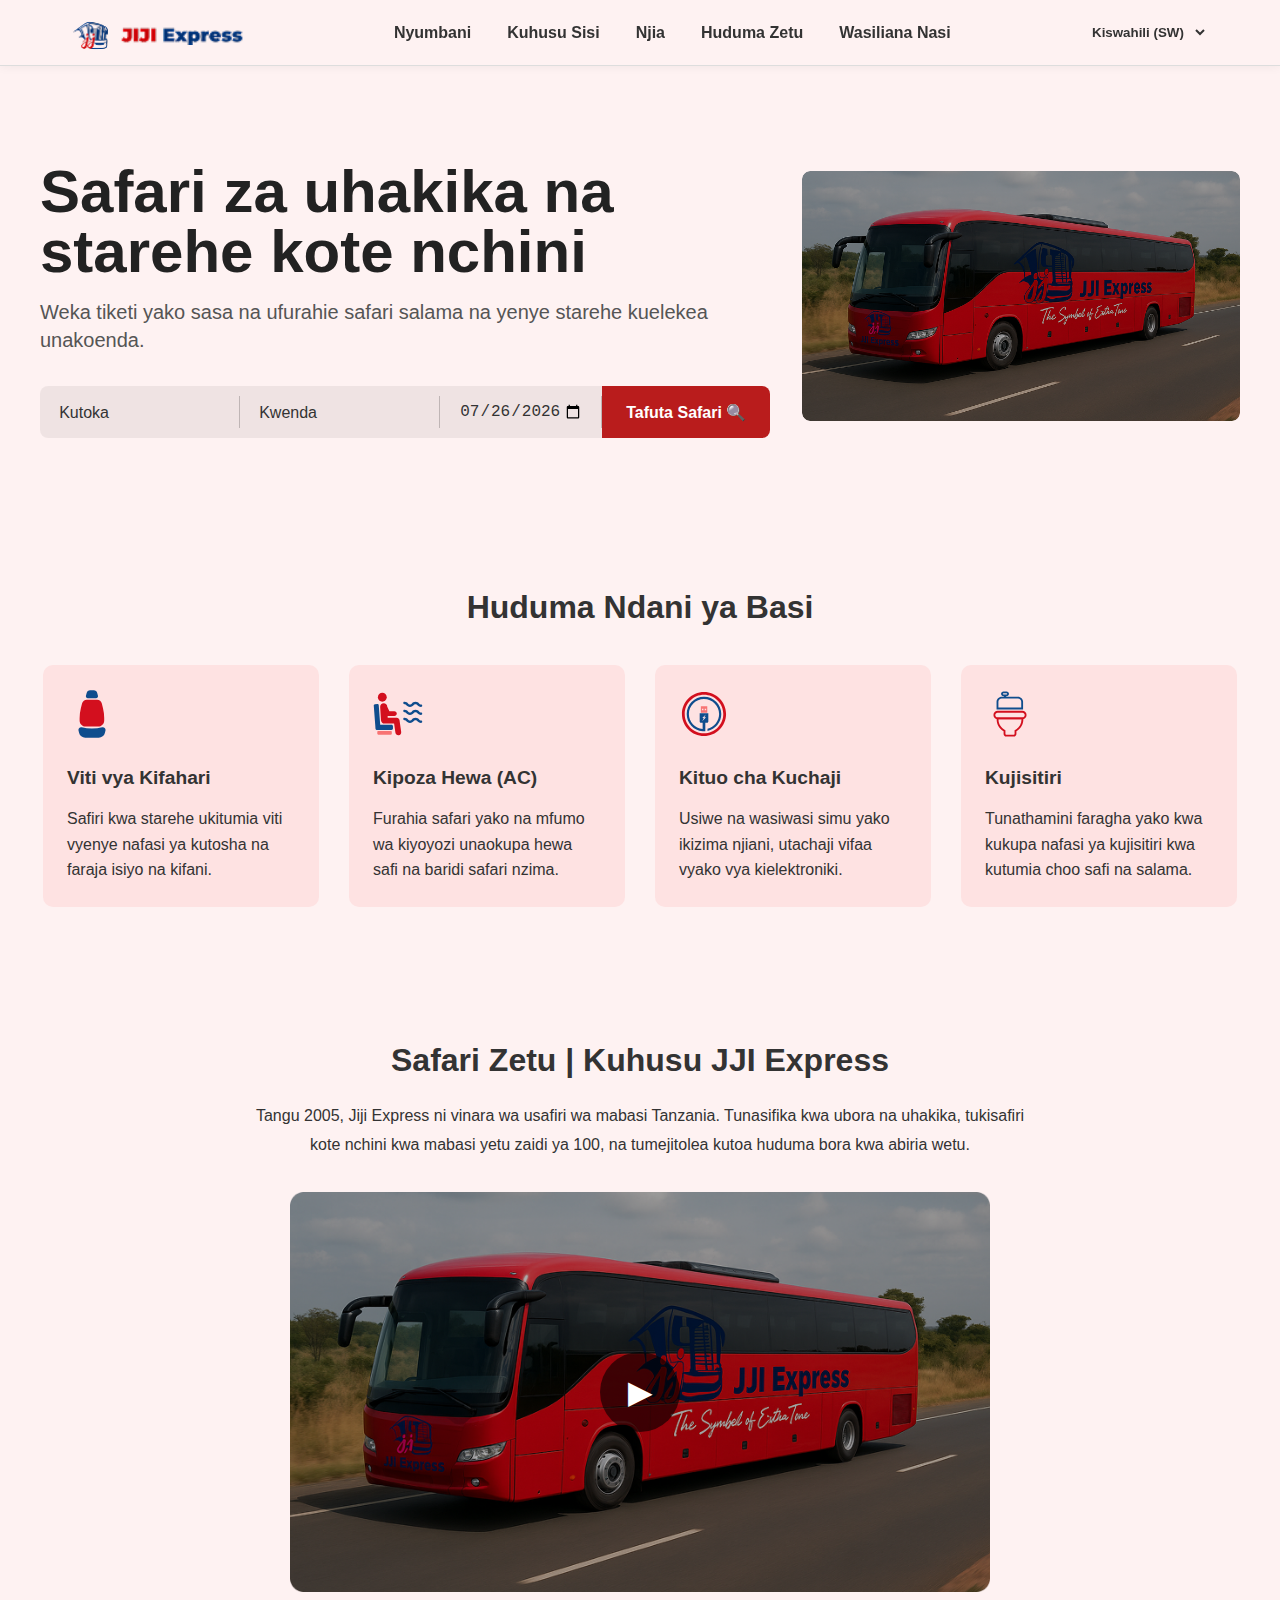
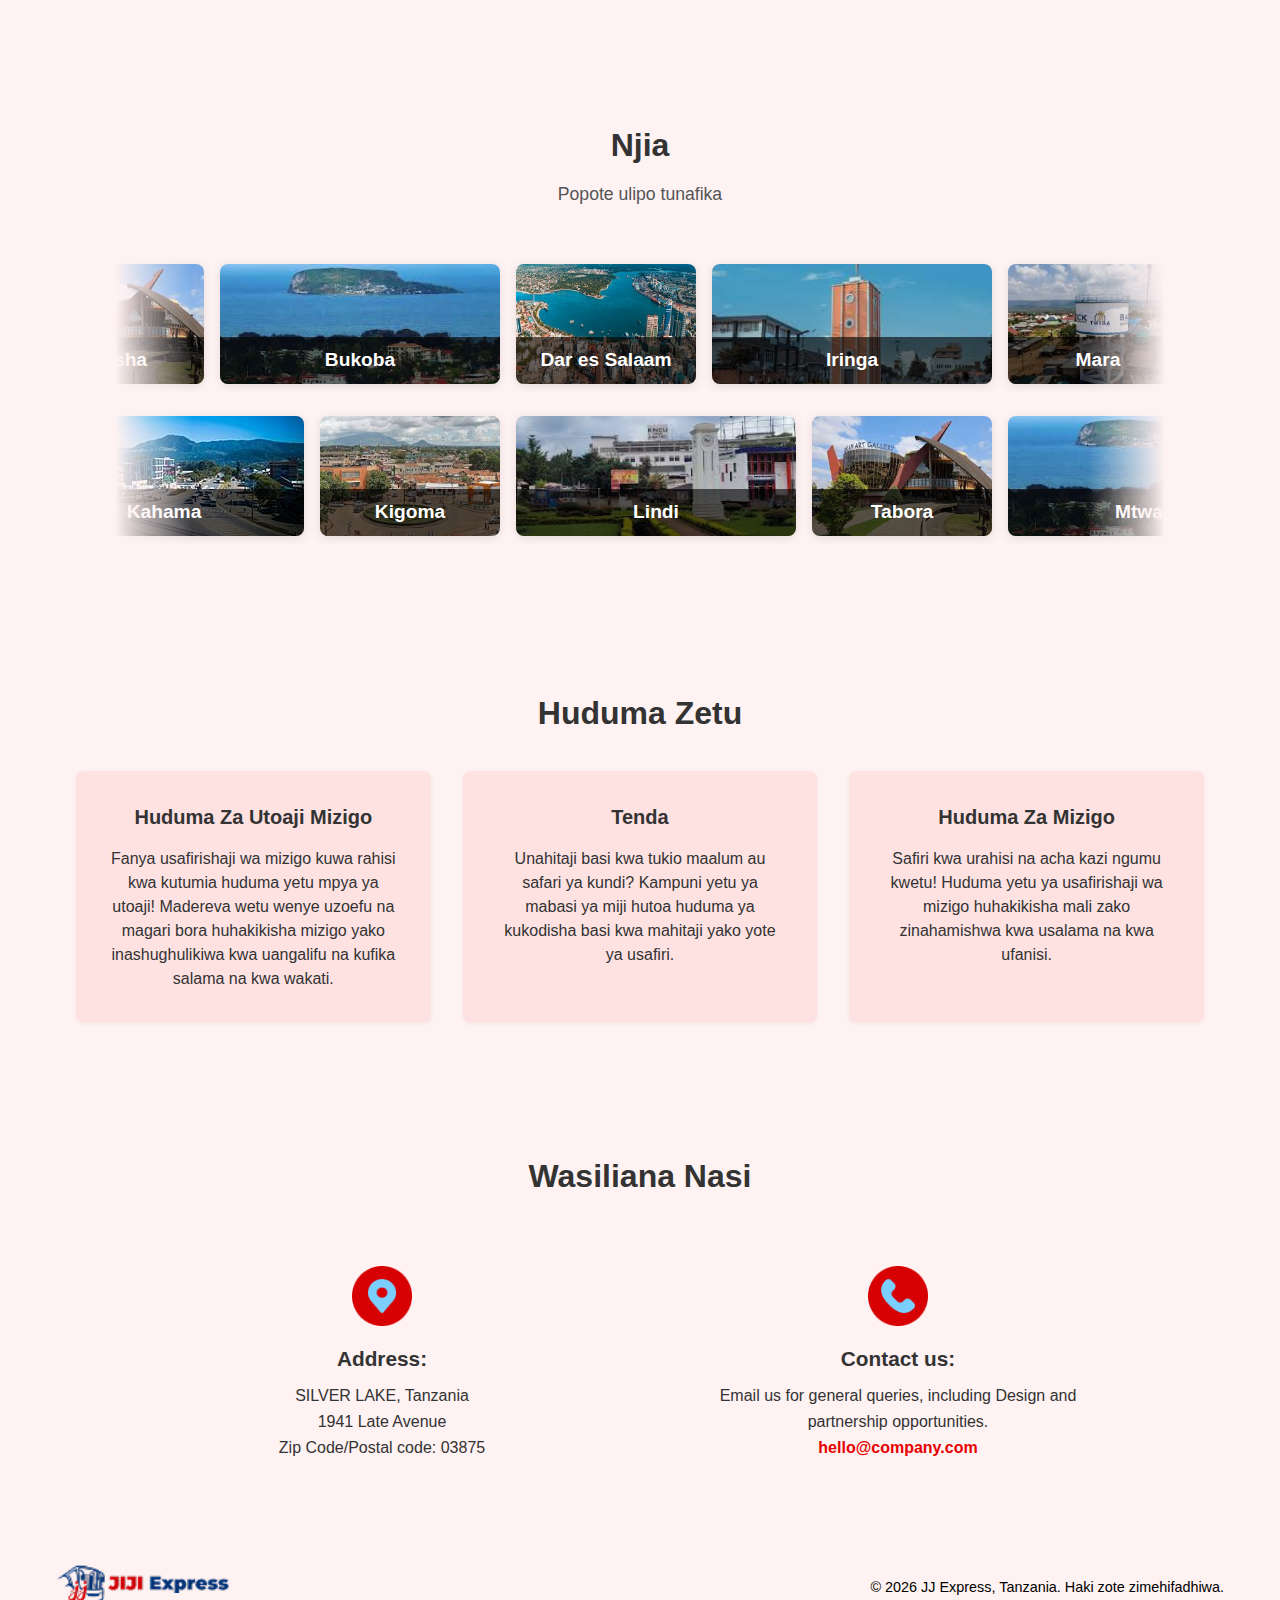
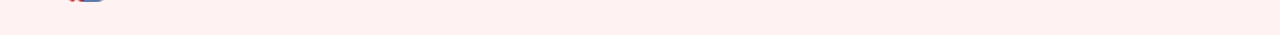
<file: index.html>
<!DOCTYPE html>
<html lang="sw">
  <!-- Default language Swahili -->
  <head>
    <meta charset="UTF-8" />
    <meta name="viewport" content="width=device-width, initial-scale=1.0" />
    <meta
      name="description"
      content="JJI Express - Safari za uhakika na starehe kote nchini. Weka tiketi yako sasa."
    />
    <title>JJI Express - Nyumbani</title>
    <link rel="stylesheet" href="style.css" />
    <link rel="icon" href="images/favicon.ico" type="image/x-icon" />
  </head>
  <body>
    <header>
      <nav>
        <div class="logo">
          <img src="images/icon.png" alt="JJI Express Logo" />
          <img src="images/logo.png" alt="JJI Express Logo" />
        </div>

        <button
          class="mobile-nav-toggle"
          aria-controls="primary-navigation"
          aria-expanded="false"
        >
          <span class="hamburger" aria-hidden="true"></span>
          <span class="sr-only">Menu</span>
        </button>

        <ul id="primary-navigation" data-visible="false">
          <li><a href="#home" aria-label="Nyumbani">Nyumbani</a></li>
          <li><a href="#about" aria-label="Kuhusu Sisi">Kuhusu Sisi</a></li>
          <li><a href="#routes" aria-label="Njia">Njia</a></li>
          <li><a href="#services" aria-label="Huduma Zetu">Huduma Zetu</a></li>
          <li>
            <a href="#contact" aria-label="Wasiliana Nasi">Wasiliana Nasi</a>
          </li>
        </ul>

        <div class="language-switcher">
          <select id="languageSelector" aria-label="Chagua Lugha">
            <option value="sw" selected>Kiswahili (SW)</option>
            <option value="en">English (EN)</option>
          </select>
        </div>
      </nav>
    </header>

    <main>
      <section id="home" class="hero" aria-labelledby="heroHeading">
        <div class="hero-content">
          <h1 id="heroHeading">Safari za uhakika na starehe kote nchini</h1>
          <p>
            Weka tiketi yako sasa na ufurahie safari salama na yenye starehe
            kuelekea unakoenda.
          </p>
          <form
            id="bookingForm"
            aria-labelledby="bookingFormHeading"
            class="search-form"
          >
            <h2 id="bookingFormHeading" class="sr-only">
              Fomu ya Kuhifadhi Tiketi
            </h2>
            <div class="form-row">
              <div class="form-group location-select">
                <select
                  id="fromLocation"
                  name="fromLocation"
                  required
                  aria-required="true"
                  aria-label="Kutoka"
                >
                  <option value="" disabled selected>Kutoka</option>
                  <!-- Options will be populated by JS -->
                </select>
              </div>
              <div class="form-group location-select">
                <select
                  id="toLocation"
                  name="toLocation"
                  required
                  aria-required="true"
                  aria-label="Kwenda"
                >
                  <option value="" disabled selected>Kwenda</option>
                  <!-- Options will be populated by JS -->
                </select>
              </div>
              <div class="form-group date-select">
                <input
                  type="date"
                  id="departureDate"
                  name="departureDate"
                  required
                  aria-required="true"
                  aria-label="Chagua Tarehe"
                />
              </div>
              <button type="submit" class="btn-search">
                Tafuta Safari <span aria-hidden="true">🔍</span>
              </button>
            </div>
          </form>
        </div>
        <div class="hero-image">
          <!-- User needs to add image: images/bus_hero.png -->
          <img
            src="images/bus_hero.png"
            alt="Basi la JJI Express likisafiri barabarani"
          />
        </div>
      </section>

      <section id="amenities" aria-labelledby="amenitiesHeading">
        <h2 id="amenitiesHeading">Huduma Ndani ya Basi</h2>
        <div class="amenity-cards">
          <div class="card">
            <!-- User needs to add icon: images/icon_seats.png -->
            <img src="images/icon_seat.svg" alt="" aria-hidden="true" />
            <h3>Viti vya Kifahari</h3>
            <p>
              Safiri kwa starehe ukitumia viti vyenye nafasi ya kutosha na
              faraja isiyo na kifani.
            </p>
          </div>
          <div class="card">
            <!-- User needs to add icon: images/icon_ac.png -->
            <img src="images/icon_ac.svg" alt="" aria-hidden="true" />
            <h3>Kipoza Hewa (AC)</h3>
            <p>
              Furahia safari yako na mfumo wa kiyoyozi unaokupa hewa safi na
              baridi safari nzima.
            </p>
          </div>
          <div class="card">
            <!-- User needs to add icon: images/icon_charger.png -->
            <img src="images/icon_charger.svg" alt="" aria-hidden="true" />
            <h3>Kituo cha Kuchaji</h3>
            <p>
              Usiwe na wasiwasi simu yako ikizima njiani, utachaji vifaa vyako
              vya kielektroniki.
            </p>
          </div>
          <div class="card">
            <!-- User needs to add icon: images/icon_restroom.png -->
            <img src="images/icon_restroom.svg" alt="" aria-hidden="true" />
            <h3>Kujisitiri</h3>
            <p>
              Tunathamini faragha yako kwa kukupa nafasi ya kujisitiri kwa
              kutumia choo safi na salama.
            </p>
          </div>
        </div>
      </section>

      <section id="about" aria-labelledby="aboutUsHeading">
        <h2 id="aboutUsHeading">Safari Zetu | Kuhusu JJI Express</h2>
        <p>
          Tangu 2005, Jiji Express ni vinara wa usafiri wa mabasi Tanzania.
          Tunasifika kwa ubora na uhakika, tukisafiri kote nchini kwa mabasi
          yetu zaidi ya 100, na tumejitolea kutoa huduma bora kwa abiria wetu.
        </p>
        <div
          class="video-placeholder"
          role="region"
          aria-label="Video kuhusu JJI Express"
        >
          <!-- User needs to add image: images/bus_video_placeholder.png -->
          <img src="images/bus_hero.png" alt="Video kuhusu JJI Express" />
          <button class="play-button" aria-label="Cheza Video">
            <span aria-hidden="true">▶</span>
          </button>
        </div>
      </section>

      <section id="routes" aria-labelledby="routesHeading">
        <h2 id="routesHeading">Njia</h2>
        <p>Popote ulipo tunafika</p>
        <div class="routes-container">
          <div class="gradient-overlay left"></div>
          <div class="routes-wrapper">
            <div class="routes-row">
              <div class="route-card">
                <img src="images/arusha.jpg" alt="Arusha" />
                <h3>Arusha</h3>
              </div>
              <div class="route-card wide">
                <img src="images/bukoba.jpg" alt="Bukoba" />
                <h3>Bukoba</h3>
              </div>
              <div class="route-card">
                <img src="images/dar.jpg" alt="Dar es Salaam" />
                <h3>Dar es Salaam</h3>
              </div>
              <div class="route-card wide">
                <img src="images/iringa.jpeg" alt="Iringa" />
                <h3>Iringa</h3>
              </div>
              <div class="route-card">
                <img src="images/mara.jpg" alt="Mara" />
                <h3>Mara</h3>
              </div>
              <div class="route-card wide">
                <img src="images/mbeya.jpg" alt="Mbeya" />
                <h3>Mbeya</h3>
              </div>
              <div class="route-card">
                <img src="images/moro.jpg" alt="Morogoro" />
                <h3>Morogoro</h3>
              </div>
              <div class="route-card wide">
                <img src="images/moshi.jpg" alt="Moshi" />
                <h3>Moshi</h3>
              </div>
              <div class="route-card">
                <img src="images/arusha.jpg" alt="Dodoma" />
                <h3>Dodoma</h3>
              </div>
              <div class="route-card wide">
                <img src="images/bukoba.jpg" alt="Tanga" />
                <h3>Tanga</h3>
              </div>
            </div>
            <div class="routes-row">
              <div class="route-card wide">
                <img src="images/mbeya.jpg" alt="Kahama" />
                <h3>Kahama</h3>
              </div>
              <div class="route-card">
                <img src="images/moro.jpg" alt="Kigoma" />
                <h3>Kigoma</h3>
              </div>
              <div class="route-card wide">
                <img src="images/moshi.jpg" alt="Lindi" />
                <h3>Lindi</h3>
              </div>
              <div class="route-card">
                <img src="images/arusha.jpg" alt="Tabora" />
                <h3>Tabora</h3>
              </div>
              <div class="route-card wide">
                <img src="images/bukoba.jpg" alt="Mtwara" />
                <h3>Mtwara</h3>
              </div>
              <div class="route-card">
                <img src="images/dar.jpg" alt="Mwanza" />
                <h3>Mwanza</h3>
              </div>
              <div class="route-card wide">
                <img src="images/iringa.jpeg" alt="Njombe" />
                <h3>Njombe</h3>
              </div>
              <div class="route-card">
                <img src="images/mara.jpg" alt="Songea" />
                <h3>Songea</h3>
              </div>
              <div class="route-card wide">
                <img src="images/mbeya.jpg" alt="Shinyanga" />
                <h3>Shinyanga</h3>
              </div>
              <div class="route-card">
                <img src="images/moro.jpg" alt="Sumbawanga" />
                <h3>Sumbawanga</h3>
              </div>
            </div>
          </div>
          <div class="gradient-overlay right"></div>
        </div>
      </section>

      <section id="services" aria-labelledby="ourServicesHeading">
        <h2 id="ourServicesHeading">Huduma Zetu</h2>
        <div class="service-cards">
          <div class="card">
            <h3>Huduma Za Utoaji Mizigo</h3>
            <p>
              Fanya usafirishaji wa mizigo kuwa rahisi kwa kutumia huduma yetu
              mpya ya utoaji! Madereva wetu wenye uzoefu na magari bora
              huhakikisha mizigo yako inashughulikiwa kwa uangalifu na kufika
              salama na kwa wakati.
            </p>
          </div>
          <div class="card">
            <h3>Tenda</h3>
            <p>
              Unahitaji basi kwa tukio maalum au safari ya kundi? Kampuni yetu
              ya mabasi ya miji hutoa huduma ya kukodisha basi kwa mahitaji yako
              yote ya usafiri.
            </p>
          </div>
          <div class="card">
            <h3>Huduma Za Mizigo</h3>
            <p>
              Safiri kwa urahisi na acha kazi ngumu kwetu! Huduma yetu ya
              usafirishaji wa mizigo huhakikisha mali zako zinahamishwa kwa
              usalama na kwa ufanisi.
            </p>
          </div>
        </div>
      </section>

      <section id="contact" aria-labelledby="contactUsHeading">
        <h2 id="contactUsHeading">Wasiliana Nasi</h2>
        <div class="contact-info">
          <div class="address">
            <!-- User needs to add icon: images/icon_location.png -->
            <img src="images/icon_location.png" alt="" aria-hidden="true" />
            <h3>Address:</h3>
            <p>
              SILVER LAKE, Tanzania<br />1941 Late Avenue<br />Zip Code/Postal
              code: 03875
            </p>
          </div>
          <div class="email-contact">
            <!-- User needs to add icon: images/icon_email.png -->
            <img src="images/icon_email.png" alt="" aria-hidden="true" />
            <h3>Contact us:</h3>
            <p>
              Email us for general queries, including Design and partnership
              opportunities.
            </p>
            <a href="mailto:hello@company.com">hello@company.com</a>
          </div>
        </div>
      </section>
    </main>

    <footer>
      <!-- User needs to add logo: images/jji_express_logo_footer.png -->
      <div class="logo">
        <img src="images/icon.png" alt="JJI Express Logo" />
        <img
          src="images/logo.png"
          alt="JJI Express Logo"
          style="height: 20px"
        />
      </div>
      <p>
        &copy; <span id="currentYear">2025</span> JIJI Express, Tanzania. Haki
        zote zimehifadhiwa.
      </p>
    </footer>

    <script src="script.js"></script>
  </body>
</html>
</file>
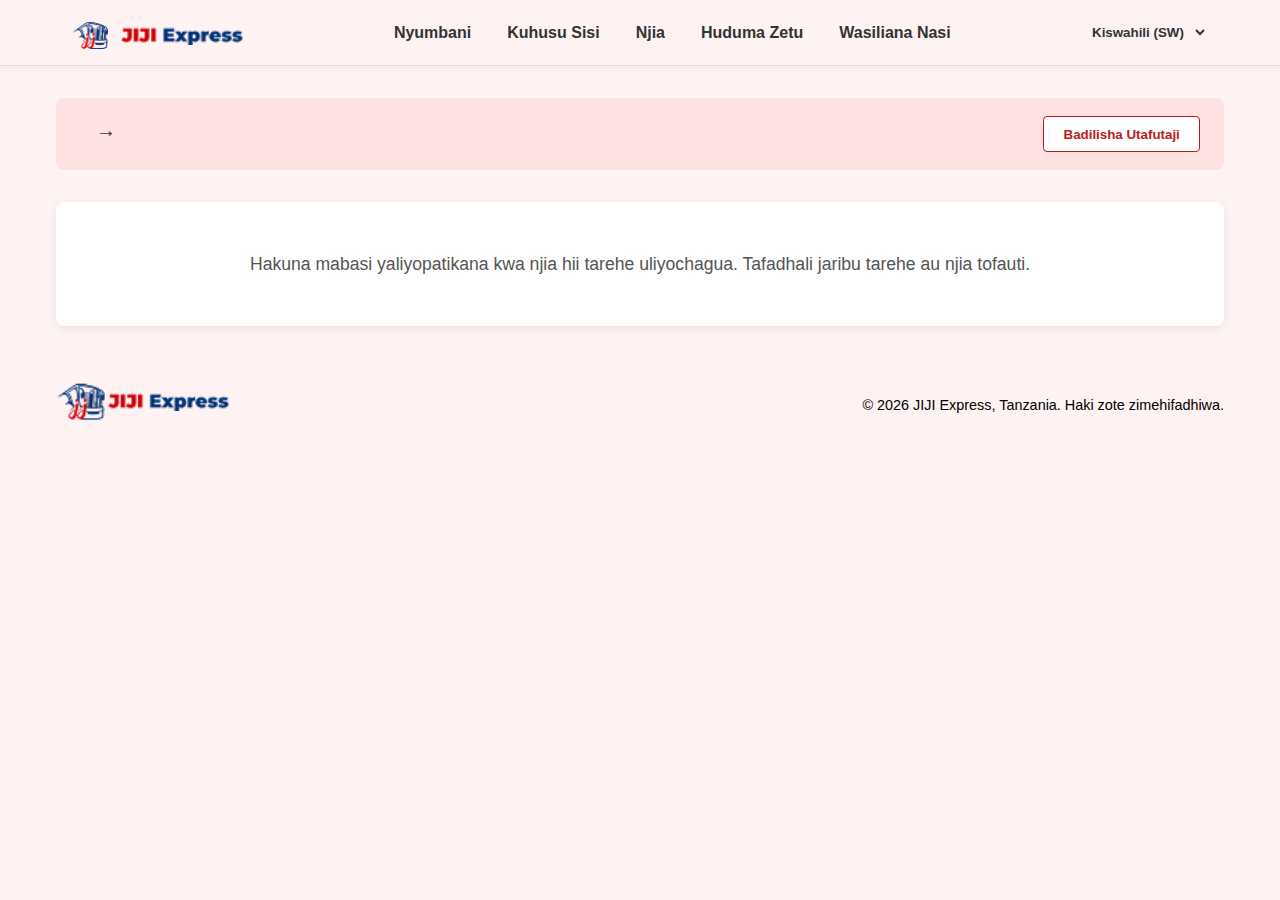
<file: routes.html>
<!DOCTYPE html>
<html lang="sw">
  <head>
    <meta charset="UTF-8" />
    <meta name="viewport" content="width=device-width, initial-scale=1.0" />
    <meta
      name="description"
      content="JJI Express - Matokeo ya safari zilizopatikana. Chagua safari yako na uhifadhi nafasi."
    />
    <title>JJI Express - Matokeo ya Utafutaji</title>
    <link rel="stylesheet" href="style.css" />
    <link rel="icon" href="images/favicon.ico" type="image/x-icon" />
  </head>
  <body>
    <header>
      <nav>
        <div class="logo">
          <img src="images/icon.png" alt="JJI Express Logo" />
          <img src="images/logo.png" alt="JJI Express Logo" />
        </div>

        <button
          class="mobile-nav-toggle"
          aria-controls="primary-navigation"
          aria-expanded="false"
        >
          <span class="hamburger" aria-hidden="true"></span>
          <span class="sr-only">Menu</span>
        </button>

        <ul id="primary-navigation" data-visible="false">
          <li><a href="index.html" aria-label="Nyumbani">Nyumbani</a></li>
          <li>
            <a href="index.html#about" aria-label="Kuhusu Sisi">Kuhusu Sisi</a>
          </li>
          <li><a href="index.html#routes" aria-label="Njia">Njia</a></li>
          <li>
            <a href="index.html#services" aria-label="Huduma Zetu"
              >Huduma Zetu</a
            >
          </li>
          <li>
            <a href="index.html#contact" aria-label="Wasiliana Nasi"
              >Wasiliana Nasi</a
            >
          </li>
        </ul>

        <div class="language-switcher">
          <select id="languageSelector" aria-label="Chagua Lugha">
            <option value="sw" selected>Kiswahili (SW)</option>
            <option value="en">English (EN)</option>
          </select>
        </div>
      </nav>
    </header>

    <main>
      <section class="search-results">
        <div class="search-filters">
          <div class="route-info">
            <div class="from-to">
              <span id="fromDisplay"></span>
              <span class="arrow">→</span>
              <span id="toDisplay"></span>
            </div>
            <div class="date" id="dateDisplay"></div>
          </div>

          <form id="filterForm" class="filter-form">
            <button type="button" id="changeSearchBtn" class="secondary-btn">
              Badilisha Utafutaji
            </button>
          </form>
        </div>

        <div id="resultsContainer" class="results-container">
          <!-- Search results will be populated here dynamically -->
        </div>
      </section>
    </main>

    <footer>
      <div class="logo">
        <img src="images/icon.png" alt="JJI Express Logo" />
        <img
          src="images/logo.png"
          alt="JJI Express Logo"
          style="height: 20px"
        />
      </div>
      <p>
        &copy; <span id="currentYear">2025</span> JIJI Express, Tanzania. Haki
        zote zimehifadhiwa.
      </p>
    </footer>

    <script src="script.js"></script>
    <script src="routes.js"></script>
  </body>
</html>
</file>
<file: style.css>
/* Basic Reset */
* {
  margin: 0;
  padding: 0;
  box-sizing: border-box;
}

body {
  font-family: "Segoe UI", Tahoma, Geneva, Verdana, sans-serif;
  line-height: 1.6;
  color: #333;
  background-color: #fef2f2;
}

.sr-only {
  position: absolute;
  width: 1px;
  height: 1px;
  padding: 0;
  margin: -1px;
  overflow: hidden;
  clip: rect(0, 0, 0, 0);
  white-space: nowrap;
  border: 0;
}

header {
  background: #fef2f2;
  color: #333;
  padding: 1rem 0;
  border-bottom: 1px solid #ddd;
  position: sticky;
  top: 0;
  z-index: 1000; /* Ensure header is above other content */
  box-shadow: 0 1px 10px 0 rgba(0, 0, 0, 0.05);
}

nav {
  display: flex;
  justify-content: space-between;
  align-items: center;
  max-width: 1200px;
  margin: auto;
  padding: 0 2rem;
}

.logo {
  display: flex;
  align-items: center;
  height: 30px;
}

nav .logo img {
  width: 100%;
  height: 100%;
  margin-top: 5px;
  object-fit: contain;
}

nav .logo img:nth-child(2) {
  height: 20px;
  margin-left: 10px;
}

nav ul {
  list-style: none;
  display: flex;
}

nav ul li {
  margin-left: 20px;
}

nav ul li a {
  text-decoration: none;
  color: #333;
  font-weight: bold;
  padding: 0.5rem;
  transition: color 0.3s ease;
}

nav ul li a:hover,
nav ul li a:focus {
  color: #e60000; /* JJI Express Red */
  outline: 2px solid #e60000; /* Accessibility focus */
}

.language-switcher select {
  padding: 0.5rem;
  border-radius: 5px;
  border: none;
  background: transparent;
  color: #333;
  font-weight: bold;
}

/* Hero Section */
.hero {
  padding: 4rem 0;
  display: flex;
  align-items: center;
  justify-content: space-between;
  max-width: 1200px;
  margin: 2rem auto;
  border-radius: 8px;
}

.hero-content {
  flex: 1;
  padding-right: 2rem;
}

.hero-content h1 {
  font-size: 3.75rem;
  margin-bottom: 1rem;
  color: #222;
  font-weight: bold;
  line-height: 1;
}

.hero-content p {
  font-size: 1.25rem; /* 20px */
  line-height: 1.75rem; /* 28px */
  margin-bottom: 2rem;
  color: #555;
}

.search-form {
  max-width: 800px;
  margin-top: 2rem;
}

.form-row {
  display: flex;
  align-items: stretch;
  border-radius: 8px;
  overflow: hidden;
}

.form-group {
  flex: 1;
  position: relative;
}

.location-select {
  min-width: 200px;
}

.date-select {
  min-width: 160px;
}

.form-group:not(:last-child)::after {
  content: "";
  position: absolute;
  right: 0;
  top: 20%;
  height: 60%;
  width: 1px;
  background-color: rgba(0, 0, 0, 0.2);
}

.form-group select,
.form-group input[type="date"] {
  padding: 1rem 1.2rem;
  border: none;
  background-color: rgba(0, 0, 0, 0.06);
  font-size: 1rem;
  width: 100%;
  height: 100%;
  color: #333;
  appearance: none;
  -webkit-appearance: none;
  -moz-appearance: none;
}

.form-group select:focus,
.form-group input[type="date"]:focus {
  outline: none;
}

.btn-search {
  background-color: #b91c1c; /* JJI Express Red */
  color: white;
  padding: 0.8rem 1.5rem;
  border: none;
  cursor: pointer;
  font-size: 1rem;
  font-weight: bold;
  transition: all 0.2s ease;
  flex-shrink: 0;
  min-width: 150px;
}

.btn-search:hover {
  background-color: #a61818;
}

.hero-image {
  /* flex: 1; */
  width: 40%;
  text-align: center; /* Center image if it's smaller than container */
}

.hero-image img {
  max-width: 100%;
  height: auto;
  border-radius: 8px;
}

/* Amenities Section */
#amenities {
  padding: 3rem 0;
  /* background-color: #fff; */
  text-align: center;
  max-width: 1200px;
  margin: 2rem auto;
  border-radius: 8px;
  /* box-shadow: 0 2px 10px rgba(0, 0, 0, 0.1); */
}

#amenities h2 {
  font-size: 2rem;
  margin-bottom: 2rem;
  color: #333;
}

.amenity-cards {
  display: flex;
  justify-content: space-around;
  gap: 1.5rem;
  flex-wrap: wrap;
}

.amenity-cards .card {
  background: #fee2e2;
  padding: 1.5rem;
  border-radius: 10px;
  flex-basis: calc(25% - 1.5rem); /* Adjust for 4 cards, considering gap */
  min-width: 200px; /* Minimum width for smaller screens */
  /* box-shadow: 0 4px 12px rgba(0, 0, 0, 0.08); */
  text-align: start;
  transition: transform 0.3s ease, box-shadow 0.3s ease;
  /* border-top: 3px solid #e60000; */
}

.amenity-cards .card:hover {
  transform: translateY(-5px);
  box-shadow: 0 8px 16px rgba(0, 0, 0, 0.12);
}

.amenity-cards .card img {
  height: 50px; /* Adjust as needed */
  margin-bottom: 1rem;
}

.amenity-cards .card h3 {
  font-size: 1.2rem;
  margin-bottom: 0.8rem;
  /* color: #e60000; */
  font-weight: bold;
}

/* About Us Section */
#about {
  padding: 3rem 0;
  max-width: 1200px;
  margin: 2rem auto;
  /* background: #fff; */
  border-radius: 8px;
  /* box-shadow: 0 2px 10px rgba(0, 0, 0, 0.1); */
  text-align: center;
}

#about h2 {
  font-size: 2rem;
  margin-bottom: 1rem;
}

#about p {
  max-width: 800px;
  margin: 0 auto 2rem auto;
  line-height: 1.8;
}

.video-placeholder {
  position: relative;
  max-width: 700px;
  margin: auto;
  cursor: pointer;
}

.video-placeholder img {
  width: 100%;
  border-radius: 8px;
  display: block;
}

.play-button {
  position: absolute;
  top: 50%;
  left: 50%;
  transform: translate(-50%, -50%);
  background: rgba(0, 0, 0, 0.6);
  color: white;
  border: none;
  border-radius: 50%;
  width: 80px;
  height: 80px;
  font-size: 2rem;
  cursor: pointer;
  display: flex;
  align-items: center;
  justify-content: center;
  transition: background 0.3s ease;
}

.play-button:hover {
  background: rgba(230, 0, 0, 0.8);
}

/* Routes Section */
#routes {
  padding: 3rem 0;
  text-align: center;
  position: relative;
}

#routes h2 {
  font-size: 2rem;
  margin-bottom: 0.5rem;
}

#routes > p {
  margin-bottom: 2rem;
  font-size: 1.1rem;
  color: #555;
}

.routes-container {
  position: relative;
  max-width: 100%;
  margin: 0 auto;
  overflow: hidden;
}

.routes-wrapper {
  display: flex;
  flex-direction: column;
  gap: 1rem;
  padding: 1rem 0;
}

.routes-row {
  display: flex;
  overflow-x: auto;
  scroll-behavior: smooth;
  padding: 0.5rem 1rem;
  -ms-overflow-style: none; /* IE and Edge */
  scrollbar-width: none; /* Firefox */
}

.routes-row::-webkit-scrollbar {
  display: none; /* Chrome, Safari and Opera */
}

.route-card {
  flex: 0 0 auto;
  width: 180px;
  height: 120px;
  margin: 0 0.5rem;
  border-radius: 8px;
  overflow: hidden;
  position: relative;
  box-shadow: 0 2px 10px rgba(0, 0, 0, 0.1);
  transition: transform 0.3s ease;
}

/* Card width variations */
.route-card.wide {
  width: 280px;
}

.route-card.medium {
  width: 220px;
}

.route-card img {
  width: 100%;
  height: 100%;
  object-fit: cover;
  transition: transform 0.3s ease;
}

.route-card h3 {
  position: absolute;
  bottom: 0;
  left: 0;
  width: 100%;
  padding: 0.5rem;
  background: rgba(0, 0, 0, 0.6);
  color: white;
  margin: 0;
  font-size: 1.2rem;
  text-align: center;
  font-weight: bold;
}

.route-card:hover {
  transform: translateY(-5px);
}

.route-card:hover img {
  transform: scale(1.1);
}

.gradient-overlay {
  position: absolute;
  top: 0;
  height: 100%;
  width: 15%;
  z-index: 1;
  pointer-events: none;
}

.gradient-overlay.left {
  left: 0;
  background: linear-gradient(to right, #fef2f2 60%, transparent 100%);
}

.gradient-overlay.right {
  right: 0;
  background: linear-gradient(to left, #fef2f2 60%, transparent 100%);
}

/* Media queries for routes section */
@media (max-width: 768px) {
  .route-card {
    width: 150px;
    height: 100px;
  }

  .route-card.wide {
    width: 220px;
  }

  .route-card.medium {
    width: 180px;
  }

  .gradient-overlay {
    width: 10%;
  }

  .route-card h3 {
    font-size: 1rem;
    padding: 0.3rem;
  }
}

/* Services Section */
#services {
  padding: 3rem 2rem;
  text-align: center;
  max-width: 1200px;
  margin: 2rem auto;
  border-radius: 8px;
}

#services h2 {
  font-size: 2rem;
  margin-bottom: 2rem;
}

.service-cards {
  display: flex;
  justify-content: space-around;
  gap: 1.5rem;
  flex-wrap: wrap;
}

.service-cards .card {
  background: #fee2e2;
  padding: 2rem;
  border-radius: 8px;
  flex-basis: calc(33.333% - 1.5rem);
  min-width: 280px;
  box-shadow: 0 1px 5px rgba(0, 0, 0, 0.05);
  text-align: center;
}

.service-cards .card h3 {
  font-size: 1.25rem; /* 20px */
  line-height: 1.75rem; /* 28px */
  margin-bottom: 1rem;
}

.service-cards .card p {
  font-size: 1rem; /* 16px */
  line-height: 1.5rem; /* 24px */
}

/* Contact Section */
#contact {
  padding: 3rem 2rem;
}

#contact h2 {
  text-align: center;
  font-size: 2rem;
  margin-bottom: 2rem;
}

.contact-info {
  display: flex;
  justify-content: space-around;
  max-width: 1000px;
  margin: auto;
  gap: 2rem;
  flex-wrap: wrap;
}

.address,
.email-contact {
  padding: 2rem;
  border-radius: 8px;
  flex: 1;
  min-width: 300px;
  display: flex;
  flex-direction: column; /* Align items vertically */
  align-items: center; /* Center content */
  text-align: center;
}

.address img,
.email-contact img {
  height: 60px;
  margin-bottom: 1rem;
}

.address h3,
.email-contact h3 {
  font-size: 1.3rem;
  margin-bottom: 0.5rem;
  color: #333;
}

.email-contact a {
  color: #e60000;
  text-decoration: none;
  font-weight: bold;
}

.email-contact a:hover {
  text-decoration: underline;
}

/* Footer */
footer {
  color: #000;
  text-align: center;
  padding: 2rem 1rem;
  display: flex;
  align-items: center;
  justify-content: space-between;
  max-width: 1200px;
  margin: auto;
}

footer img {
  height: 40px; /* Adjust as needed */
  margin-bottom: 0.5rem;
}

footer p {
  font-size: 0.9rem;
}

/* Routes Search Results Page */
.search-results {
  max-width: 1200px;
  margin: 2rem auto;
  padding: 0 1rem;
}

.search-filters {
  display: flex;
  justify-content: space-between;
  align-items: center;
  padding: 1rem 1.5rem;
  background-color: #fee2e2;
  border-radius: 8px;
  margin-bottom: 2rem;
  flex-wrap: wrap;
  gap: 1rem;
}

.route-info {
  display: flex;
  flex-direction: column;
  gap: 0.5rem;
}

.from-to {
  display: flex;
  align-items: center;
  gap: 0.5rem;
  font-size: 1.25rem;
  font-weight: bold;
}

.arrow {
  margin: 0 0.5rem;
}

.date {
  color: #666;
  font-size: 0.95rem;
}

.filter-form {
  display: flex;
  gap: 1rem;
  align-items: center;
}

.secondary-btn {
  background-color: #fff;
  color: #b91c1c;
  border: 1px solid #b91c1c;
  padding: 0.6rem 1.2rem;
  border-radius: 4px;
  cursor: pointer;
  font-weight: bold;
  transition: all 0.2s ease;
}

.secondary-btn:hover {
  background-color: #b91c1c;
  color: white;
}

/* Bus Cards */
.results-container {
  display: flex;
  flex-direction: column;
  gap: 1.5rem;
}

.bus-card {
  background: #fee2e2;
  border-radius: 8px;
  padding: 1.5rem;
  display: flex;
  justify-content: space-between;
  align-items: center;
  gap: 1rem;
  flex-wrap: wrap;
  /* border-left: 4px solid #b91c1c; */
  transition: transform 0.2s ease;
}

.bus-card:hover {
  transform: translateY(-2px);
  box-shadow: 0 4px 12px rgba(0, 0, 0, 0.12);
}

.bus-icon {
  width: 120px;
  height: 120px;
  display: flex;
  align-items: center;
  justify-content: center;
}

.bus-icon img {
  width: 100%;
  height: 100%;
  object-fit: contain;
}

.bus-info {
  flex: 1;
  min-width: 200px;
}

.route-via {
  font-size: 1rem;
  color: #0068ab;
  margin-bottom: 0.5rem;
  font-weight: 600;
}

.route-cities {
  display: flex;
  justify-content: space-evenly;
  align-items: center;
  gap: 1rem;
  margin-bottom: 0.5rem;
}

.route-cities .city {
  font-weight: bold;
  font-size: 1.1rem;
}

.time {
  font-size: 1.1rem;
  color: #555;
}

.bus-details {
  text-align: center;
  color: #555;
}

.bus-type {
  font-size: 1rem;
  padding: 0.3rem 0.8rem;
  border-radius: 4px;
  font-weight: 600;
}

.price-section {
  display: flex;
  flex-direction: column;
  justify-content: space-between;
  align-items: flex-end;
  gap: 0.75rem;
  min-width: 150px;
  height: 100%;
}

.price {
  font-size: 1.4rem;
  font-weight: bold;
  color: #b91c1c;
}

.select-seat-btn {
  background-color: #0068ab;
  color: white;
  padding: 0.5rem 1.5rem;
  border-radius: 4px;
  text-decoration: none;
  font-weight: bold;
  text-align: center;
  transition: all 0.2s ease;
}

.select-seat-btn:hover {
  background-color: #0066b3;
}

.no-results {
  text-align: center;
  padding: 3rem 1rem;
  background: white;
  border-radius: 8px;
  box-shadow: 0 2px 8px rgba(0, 0, 0, 0.08);
  font-size: 1.1rem;
  color: #555;
}

/* Add Responsive Navigation Styles */
.mobile-nav-toggle {
  display: none;
  background: transparent;
  border: none;
  cursor: pointer;
  padding: 0.5rem;
  z-index: 1001;
}

.hamburger {
  display: block;
  position: relative;
}

.hamburger,
.hamburger::before,
.hamburger::after {
  width: 28px;
  height: 3px;
  background: #333;
  transition: transform 0.3s, opacity 0.3s;
}

.hamburger::before,
.hamburger::after {
  content: "";
  position: absolute;
  left: 0;
}

.hamburger::before {
  top: -8px;
}

.hamburger::after {
  bottom: -8px;
}

.mobile-nav-toggle[aria-expanded="true"] .hamburger {
  transform: rotate(45deg);
}

.mobile-nav-toggle[aria-expanded="true"] .hamburger::before {
  opacity: 0;
}

.mobile-nav-toggle[aria-expanded="true"] .hamburger::after {
  transform: rotate(90deg);
  bottom: 0;
}

/* @media (max-width: 768px) {
  
} */

/* ...existing code... */

@media (max-width: 992px) {
  .hero {
    flex-direction: column;
    text-align: center;
  }
  .hero-content {
    padding-right: 0;
    margin-bottom: 2rem;
  }
  #bookingForm {
    flex-direction: column;
    align-items: stretch;
  }
  .btn-search {
    width: 100%;
  }
  .amenity-cards .card {
    flex-basis: calc(50% - 1rem);
  }
  .route-gallery figure {
    flex-basis: calc(33.333% - 1rem);
  }
  .service-cards .card {
    flex-basis: calc(50% - 1rem);
  }
}

@media (max-width: 768px) {
  nav ul {
    position: fixed;
    inset: 0 0 0 30%;
    background: rgba(254, 242, 242, 0.95);
    margin: 0;
    flex-direction: column;
    padding: min(30vh, 10rem) 2rem;
    transform: translateX(100%);
    transition: transform 0.3s ease-in-out;
    box-shadow: -5px 0 15px rgba(0, 0, 0, 0.1);
    z-index: 1000;
  }

  nav ul[data-visible="true"] {
    transform: translateX(0);
  }

  nav ul li {
    margin: 1rem 0;
    width: 100%;
    text-align: left;
  }

  .logo {
    order: 1;
  }

  .language-switcher {
    order: 2;
    margin: 1rem;
  }

  .mobile-nav-toggle {
    display: block;
    order: 3;
  }

  .hero {
    max-width: 90%;
  }

  .hero-content h1 {
    font-size: 2.2rem;
  }

  .hero-image {
    width: 100%;
    margin-bottom: 2rem;
  }

  .amenity-cards {
    max-width: 90%;
    margin: auto;
  }

  .amenity-cards .card,
  .route-gallery figure,
  .service-cards .card {
    flex-basis: 100%;
  }

  #about {
    max-width: 90%;
    margin: auto;
  }

  .contact-info {
    flex-direction: column;
    align-items: center;
  }

  .address,
  .email-contact {
    width: 90%;
    max-width: 400px;
  }

  .form-row {
    flex-direction: column;
    background: transparent;
    box-shadow: none;
    gap: 0.75rem;
  }

  .form-group:not(:last-child)::after {
    display: none;
  }

  .form-group select,
  .form-group input[type="date"] {
    border-radius: 8px;
    box-shadow: 0 1px 4px rgba(0, 0, 0, 0.1);
  }

  .btn-search {
    border-radius: 8px;
    width: 100%;
  }

  .location-select,
  .date-select {
    min-width: 100%;
  }
}

@media (max-width: 480px) {
  .logo img:nth-child(2) {
    display: none;
  }

  .hero-content h1 {
    font-size: 1.8rem;
  }
  #bookingForm {
    padding: 1.5rem;
  }
  .form-group select,
  .form-group input[type="date"],
  .btn-search {
    padding: 0.7rem;
    font-size: 0.9rem;
  }
}

@media (max-width: 768px) {
  .search-filters {
    flex-direction: column;
    align-items: flex-start;
  }

  .bus-card {
    flex-direction: column;
    align-items: flex-start;
  }

  .price-section {
    width: 100%;
    flex-direction: row;
    justify-content: space-between;
    align-items: center;
  }

  .from-to {
    flex-direction: column;
    align-items: flex-start;
    gap: 0.25rem;
  }

  .route-cities {
    flex-direction: column;
    align-items: flex-start;
    gap: 0.25rem;
  }

  .route-cities .arrow {
    transform: rotate(90deg);
  }
}
</file>
